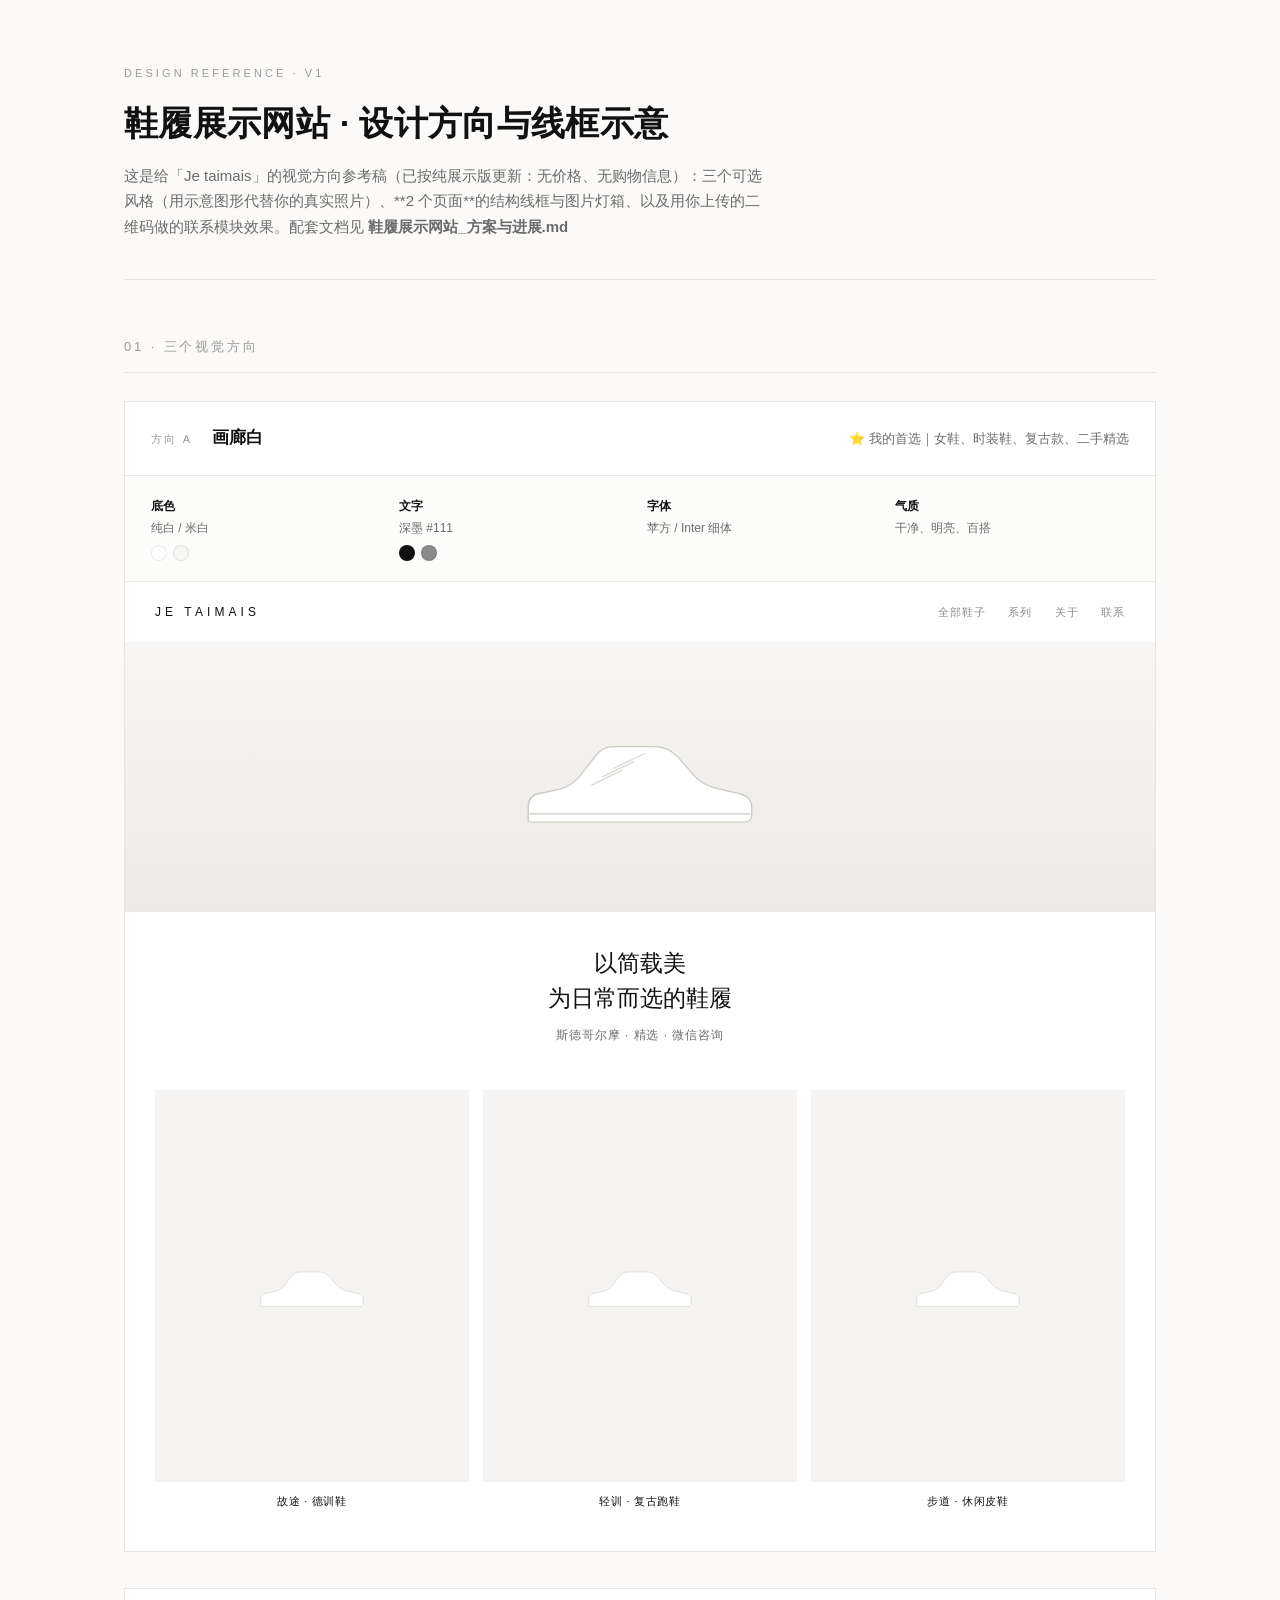
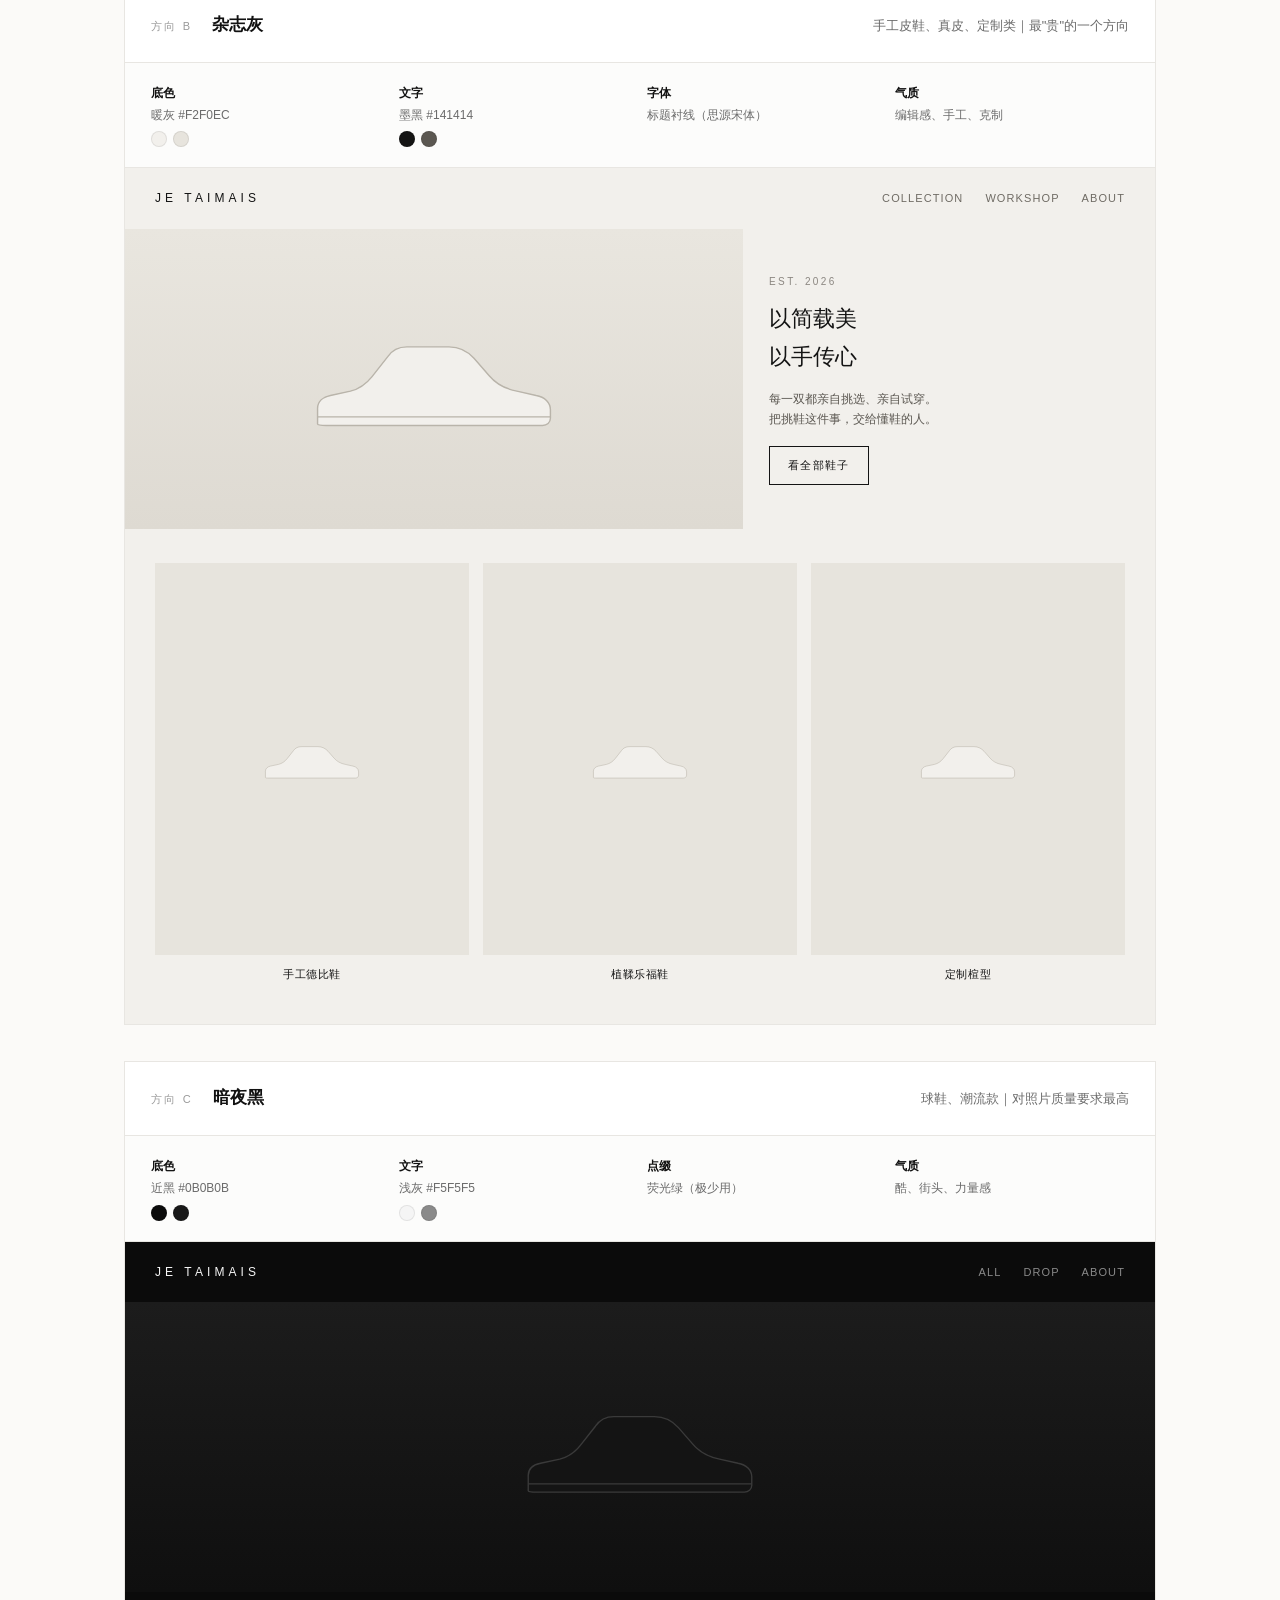
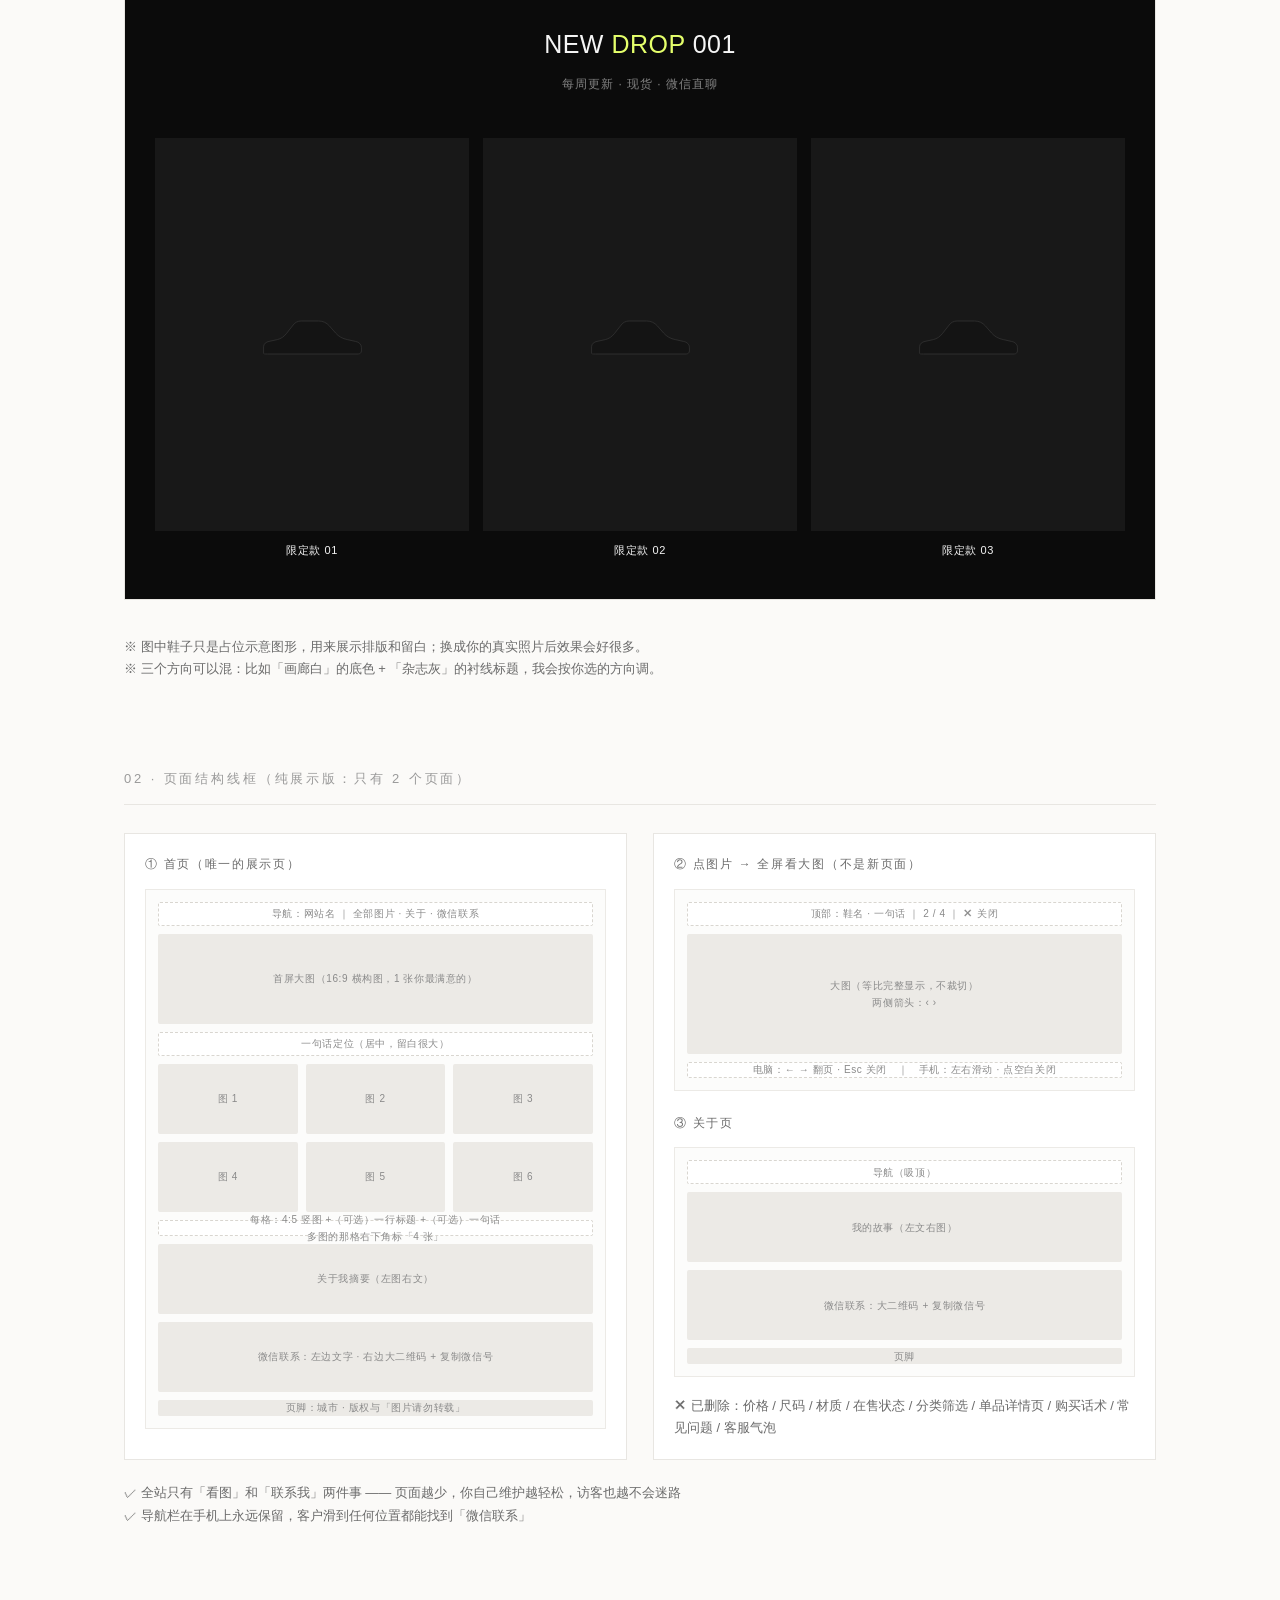
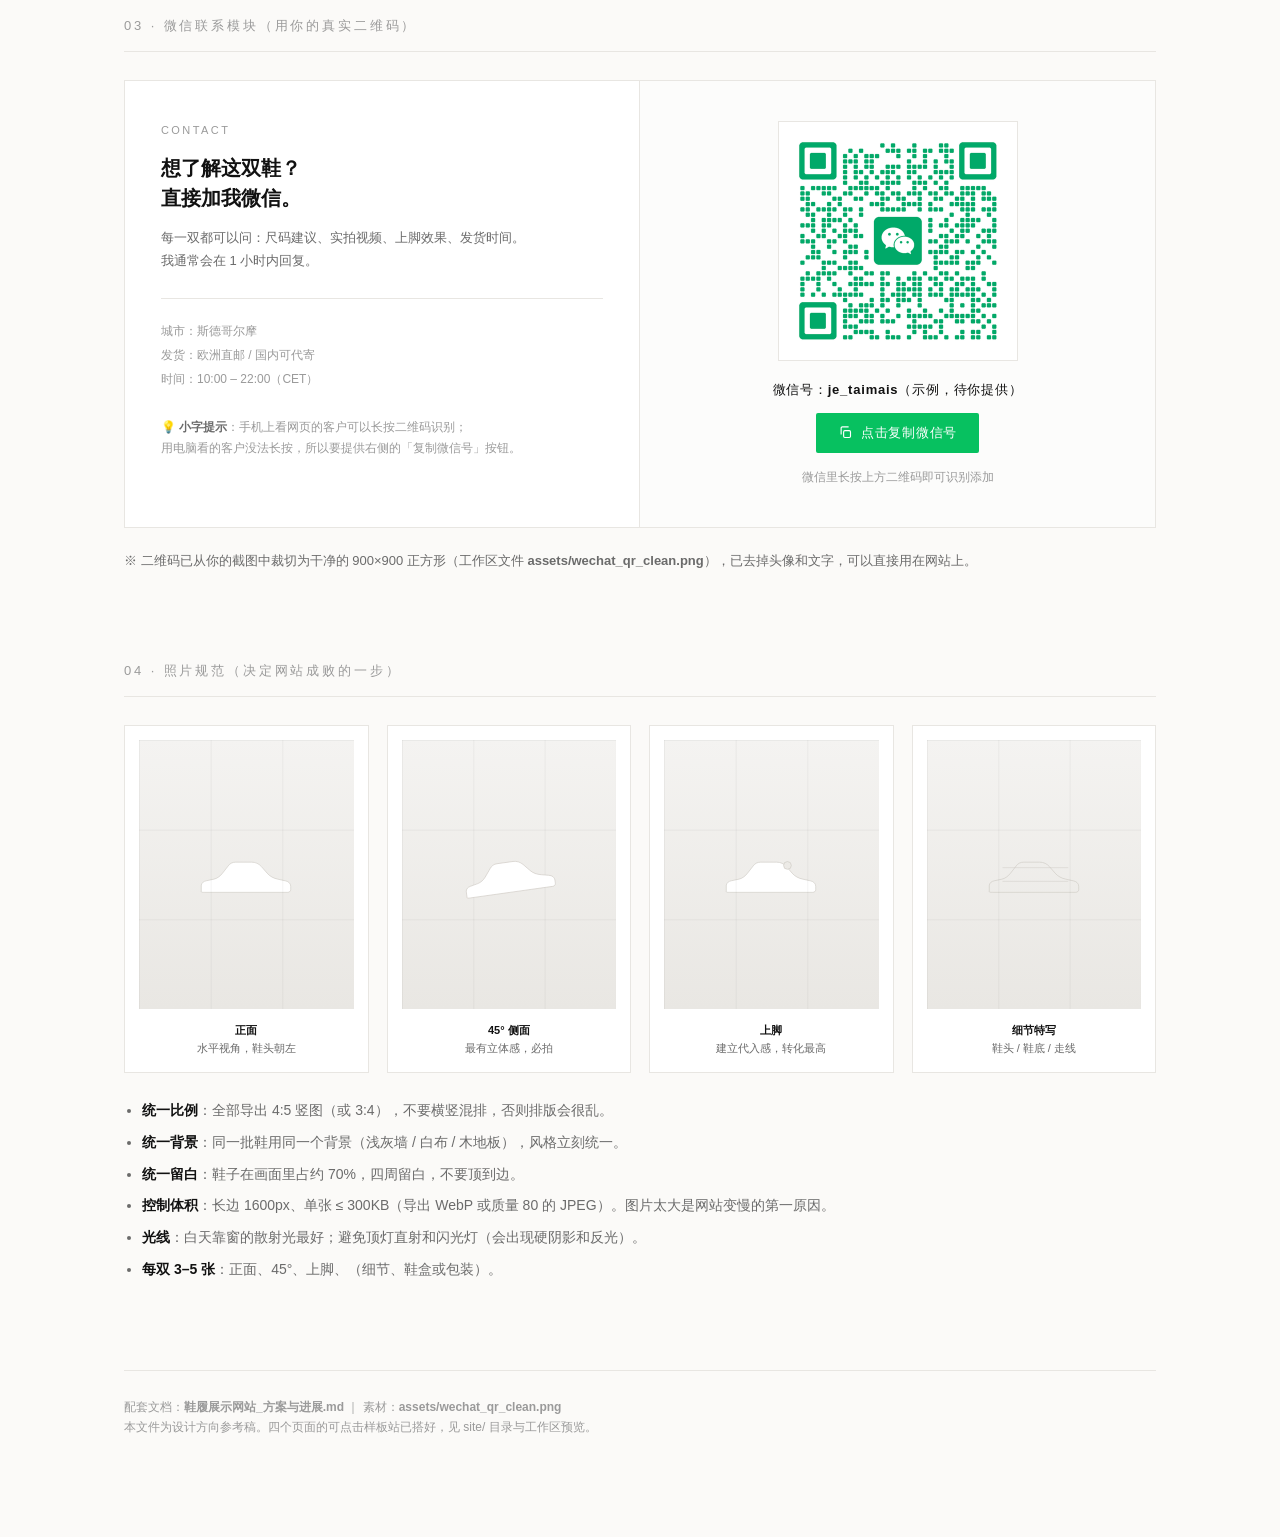
<file: 设计方向示意.html>
<!DOCTYPE html>
<html lang="zh-CN">
<head>
<meta charset="utf-8">
<meta name="viewport" content="width=device-width, initial-scale=1">
<title>鞋履展示网站 · 设计方向与线框示意</title>
<style>
  :root{
    --ink:#111111; --ink2:#6b6b6b; --ink3:#9a9a9a;
    --hair:#e8e6e2; --paper:#fbfaf8; --wx:#07C160;
  }
  *{box-sizing:border-box;}
  body{
    margin:0; background:var(--paper); color:var(--ink);
    font-family:"PingFang SC","Hiragino Sans GB","Microsoft YaHei","Helvetica Neue",Helvetica,Arial,sans-serif;
    -webkit-font-smoothing:antialiased; line-height:1.7;
  }
  .wrap{max-width:1080px;margin:0 auto;padding:0 24px 100px;}
  header.top{padding:64px 0 40px;border-bottom:1px solid var(--hair);margin-bottom:56px;}
  .kicker{font-size:11px;letter-spacing:.28em;color:var(--ink3);text-transform:uppercase;margin:0 0 18px;}
  h1{font-size:34px;line-height:1.35;font-weight:600;letter-spacing:.01em;margin:0 0 16px;}
  .lede{font-size:15px;color:var(--ink2);max-width:640px;margin:0;}
  h2{font-size:13px;letter-spacing:.22em;color:var(--ink3);font-weight:500;text-transform:uppercase;
     margin:0 0 28px;padding-bottom:14px;border-bottom:1px solid var(--hair);}
  section{margin:0 0 88px;}
  .note{font-size:13px;color:var(--ink2);margin:22px 0 0;}

  /* ---------- 风格方向卡片 ---------- */
  .dir{border:1px solid var(--hair);background:#fff;margin-bottom:36px;overflow:hidden;}
  .dir-head{display:flex;flex-wrap:wrap;gap:8px 20px;align-items:baseline;
    padding:22px 26px;border-bottom:1px solid var(--hair);background:#fff;}
  .dir-tag{font-size:11px;letter-spacing:.2em;color:var(--ink3);}
  .dir-name{font-size:17px;font-weight:600;}
  .dir-for{font-size:13px;color:var(--ink2);margin-left:auto;}
  .spec{display:grid;grid-template-columns:repeat(4,1fr);gap:14px;padding:20px 26px;
        font-size:12px;color:var(--ink2);border-bottom:1px solid var(--hair);background:#fcfcfb;}
  .spec b{display:block;font-weight:600;color:var(--ink);font-size:12px;margin-bottom:2px;letter-spacing:.04em;}
  .swatches{display:flex;gap:6px;margin-top:6px;}
  .sw{width:16px;height:16px;border-radius:50%;border:1px solid rgba(0,0,0,.08);}

  /* 迷你网站模拟 */
  .mock{position:relative;}
  .mk-nav{display:flex;align-items:center;justify-content:space-between;padding:20px 30px;}
  .mk-logo{font-size:12px;letter-spacing:.34em;}
  .mk-menu{display:flex;gap:22px;font-size:11px;letter-spacing:.1em;}
  .mk-hero-img{height:270px;display:flex;align-items:center;justify-content:center;position:relative;overflow:hidden;}
  .mk-hero-txt{text-align:center;padding:34px 30px 10px;}
  .mk-h1{font-size:23px;line-height:1.5;margin:0 0 10px;}
  .mk-sub{font-size:12px;opacity:.6;margin:0;letter-spacing:.08em;}
  .mk-grid{display:grid;grid-template-columns:repeat(3,1fr);gap:14px;padding:34px 30px 40px;}
  .mk-card{text-align:center;}
  .mk-thumb{aspect-ratio:4/5;display:flex;align-items:center;justify-content:center;margin-bottom:10px;}
  .mk-cap{font-size:11px;letter-spacing:.06em;}
  .mk-price{font-size:10px;opacity:.55;margin-top:2px;}

  /* 各方向的皮肤 */
  .A{background:#ffffff;color:#111;}
  .A .mk-thumb{background:#f4f3f1;}
  .A .mk-hero-img{background:linear-gradient(180deg,#f7f6f4,#eceae6);}
  .A .mk-menu{color:#8d8d8d;}
  .A .mk-cat{font-size:10px;letter-spacing:.18em;color:#a5a5a5;}

  .B{background:#F2F0EC;color:#141414;}
  .B .mk-thumb{background:#e7e4dd;}
  .B .mk-hero-img{background:linear-gradient(180deg,#e9e6df,#dedad2);}
  .B .mk-menu{color:#6f6b64;}
  .B .mk-h1{font-family:Georgia,"Songti SC","Noto Serif SC",serif;font-size:26px;letter-spacing:.02em;}
  .B .split{display:grid;grid-template-columns:1.5fr 1fr;gap:0;align-items:stretch;}
  .B .split .txt{padding:30px 26px;display:flex;flex-direction:column;justify-content:center;background:#F2F0EC;}
  .B .split .txt p{font-size:12px;color:#5b5751;margin:0 0 16px;}
  .B .btn{display:inline-block;border:1px solid #141414;padding:9px 18px;font-size:11px;letter-spacing:.12em;align-self:flex-start;}

  .C{background:#0B0B0B;color:#F5F5F5;}
  .C .mk-thumb{background:#181818;}
  .C .mk-hero-img{background:linear-gradient(180deg,#1c1c1c,#0f0f0f);}
  .C .mk-menu{color:#8a8a8a;}
  .C .mk-sub{opacity:.5;}
  .C .mk-h1{font-size:25px;font-weight:300;letter-spacing:.02em;}
  .C .accent{color:#E5FF6B;}

  /* ---------- 线框 ---------- */
  .frames{display:grid;grid-template-columns:repeat(2,1fr);gap:26px;}
  .frame{border:1px solid var(--hair);background:#fff;padding:20px;}
  .frame-title{font-size:12px;letter-spacing:.14em;color:var(--ink2);margin:0 0 14px;}
  .wf{border:1px solid #eceae6;background:#fcfcfb;padding:12px;display:flex;flex-direction:column;gap:8px;}
  .blk{background:#eceae6;border-radius:2px;display:flex;align-items:center;justify-content:center;
       font-size:10px;color:#8a8a8a;letter-spacing:.06em;text-align:center;padding:6px;}
  .blk.dash{background:#fff;border:1px dashed #d9d6d0;}
  .row{display:flex;gap:8px;}
  .row>*{flex:1;}
  .h24{height:24px;} .h16{height:16px;} .h10{height:10px;}
  .h90{height:90px;} .h70{height:70px;} .h120{height:120px;}

  /* ---------- 联系模块 ---------- */
  .contact-demo{display:grid;grid-template-columns:1fr 1fr;gap:0;border:1px solid var(--hair);background:#fff;}
  .contact-left{padding:40px 36px;border-right:1px solid var(--hair);}
  .contact-right{padding:40px 36px;display:flex;flex-direction:column;align-items:center;justify-content:center;background:#fcfcfb;}
  .qr-box{background:#fff;border:1px solid var(--hair);padding:14px;}
  .qr-box img{display:block;width:210px;height:210px;}
  .wx-id{font-size:13px;letter-spacing:.06em;margin:18px 0 12px;color:#111;}
  .copy-btn{display:inline-flex;align-items:center;gap:8px;background:var(--wx);color:#fff;border:none;
    padding:11px 22px;font-size:13px;letter-spacing:.06em;border-radius:2px;font-family:inherit;}
  .mini{font-size:12px;color:var(--ink3);margin:14px 0 0;text-align:center;}

  /* ---------- 图片规范 ---------- */
  .spec-grid{display:grid;grid-template-columns:repeat(4,1fr);gap:18px;}
  .shot{background:#fff;border:1px solid var(--hair);padding:14px;}
  .shot .ph{aspect-ratio:4/5;background:linear-gradient(180deg,#f4f3f1,#e9e7e3);display:flex;
    align-items:center;justify-content:center;position:relative;margin-bottom:12px;}
  .shot .ph::before{content:"";position:absolute;inset:0;
    background-image:linear-gradient(to right,rgba(0,0,0,.045) 1px,transparent 1px),
                     linear-gradient(to bottom,rgba(0,0,0,.045) 1px,transparent 1px);
    background-size:33.33% 33.33%;}
  .shot .lb{font-size:11px;color:var(--ink2);text-align:center;}
  .shot .lb b{color:#111;font-weight:600;}

  ul.tight{margin:0;padding-left:18px;font-size:14px;color:var(--ink2);}
  ul.tight li{margin-bottom:8px;}
  ul.tight b{color:#111;font-weight:600;}

  footer{border-top:1px solid var(--hair);padding-top:26px;font-size:12px;color:var(--ink3);}

  @media (max-width:760px){
    h1{font-size:26px;}
    .spec{grid-template-columns:repeat(2,1fr);}
    .frames,.contact-demo,.spec-grid{grid-template-columns:1fr;}
    .B .split{grid-template-columns:1fr;}
    .contact-left{border-right:none;border-bottom:1px solid var(--hair);}
    .mk-grid{grid-template-columns:repeat(2,1fr);}
  }
</style>
</head>
<body>
<div class="wrap">

<header class="top">
  <p class="kicker">Design Reference · v1</p>
  <h1>鞋履展示网站 · 设计方向与线框示意</h1>
  <p class="lede">这是给「Je taimais」的视觉方向参考稿（已按纯展示版更新：无价格、无购物信息）：三个可选风格（用示意图形代替你的真实照片）、**2 个页面**的结构线框与图片灯箱、以及用你上传的二维码做的联系模块效果。配套文档见 <b>鞋履展示网站_方案与进展.md</b></p>
</header>

<!-- ============ 1. 三个方向 ============ -->
<section>
  <h2>01 · 三个视觉方向</h2>

  <!-- 方向 A -->
  <div class="dir">
    <div class="dir-head">
      <span class="dir-tag">方向 A</span>
      <span class="dir-name">画廊白</span>
      <span class="dir-for">⭐ 我的首选｜女鞋、时装鞋、复古款、二手精选</span>
    </div>
    <div class="spec">
      <div><b>底色</b>纯白 / 米白<div class="swatches"><span class="sw" style="background:#fff"></span><span class="sw" style="background:#F7F6F4"></span></div></div>
      <div><b>文字</b>深墨 #111<div class="swatches"><span class="sw" style="background:#111"></span><span class="sw" style="background:#8A8A8A"></span></div></div>
      <div><b>字体</b>苹方 / Inter 细体</div>
      <div><b>气质</b>干净、明亮、百搭</div>
    </div>
    <div class="mock A">
      <div class="mk-nav">
        <span class="mk-logo">JE TAIMAIS</span>
        <span class="mk-menu"><span>全部鞋子</span><span>系列</span><span>关于</span><span>联系</span></span>
      </div>
      <div class="mk-hero-img">
        <svg viewBox="0 0 350 170" width="240" height="117" aria-hidden="true">
          <path d="M12 148 L12 126 C12 116 20 110 30 108 L58 102 C70 99 80 92 88 82 L110 54 C116 45 126 40 137 40 L196 40 C210 40 222 46 231 56 L252 80 C262 92 276 99 291 102 L318 108 C330 110 338 118 338 128 L338 140 C338 146 333 150 327 150 L24 150 C17 150 12 150 12 148 Z" fill="#ffffff" stroke="#cfccc6" stroke-width="2"/>
          <path d="M12 138 L338 138" stroke="#cfccc6" stroke-width="2"/>
          <path d="M104 96 L150 74 M120 84 L166 62 M136 72 L182 50" stroke="#dcd9d3" stroke-width="2"/>
        </svg>
      </div>
      <div class="mk-hero-txt">
        <p class="mk-h1">以简载美<br>为日常而选的鞋履</p>
        <p class="mk-sub">斯德哥尔摩 · 精选 · 微信咨询</p>
      </div>
      <div class="mk-grid">
        <div class="mk-card"><div class="mk-thumb"><svg viewBox="0 0 350 170" width="110" height="54"><path d="M12 148 L12 126 C12 116 20 110 30 108 L58 102 C70 99 80 92 88 82 L110 54 C116 45 126 40 137 40 L196 40 C210 40 222 46 231 56 L252 80 C262 92 276 99 291 102 L318 108 C330 110 338 118 338 128 L338 140 C338 146 333 150 327 150 L24 150 C17 150 12 150 12 148 Z" fill="#fff" stroke="#d3d0ca" stroke-width="2"/></svg></div><div class="mk-cap">故途 · 德训鞋</div></div>
        <div class="mk-card"><div class="mk-thumb"><svg viewBox="0 0 350 170" width="110" height="54"><path d="M12 148 L12 126 C12 116 20 110 30 108 L58 102 C70 99 80 92 88 82 L110 54 C116 45 126 40 137 40 L196 40 C210 40 222 46 231 56 L252 80 C262 92 276 99 291 102 L318 108 C330 110 338 118 338 128 L338 140 C338 146 333 150 327 150 L24 150 C17 150 12 150 12 148 Z" fill="#fff" stroke="#d3d0ca" stroke-width="2"/></svg></div><div class="mk-cap">轻训 · 复古跑鞋</div></div>
        <div class="mk-card"><div class="mk-thumb"><svg viewBox="0 0 350 170" width="110" height="54"><path d="M12 148 L12 126 C12 116 20 110 30 108 L58 102 C70 99 80 92 88 82 L110 54 C116 45 126 40 137 40 L196 40 C210 40 222 46 231 56 L252 80 C262 92 276 99 291 102 L318 108 C330 110 338 118 338 128 L338 140 C338 146 333 150 327 150 L24 150 C17 150 12 150 12 148 Z" fill="#fff" stroke="#d3d0ca" stroke-width="2"/></svg></div><div class="mk-cap">步道 · 休闲皮鞋</div></div>
      </div>
    </div>
  </div>

  <!-- 方向 B -->
  <div class="dir">
    <div class="dir-head">
      <span class="dir-tag">方向 B</span>
      <span class="dir-name">杂志灰</span>
      <span class="dir-for">手工皮鞋、真皮、定制类｜最"贵"的一个方向</span>
    </div>
    <div class="spec">
      <div><b>底色</b>暖灰 #F2F0EC<div class="swatches"><span class="sw" style="background:#F2F0EC"></span><span class="sw" style="background:#E7E4DD"></span></div></div>
      <div><b>文字</b>墨黑 #141414<div class="swatches"><span class="sw" style="background:#141414"></span><span class="sw" style="background:#5B5751"></span></div></div>
      <div><b>字体</b>标题衬线（思源宋体）</div>
      <div><b>气质</b>编辑感、手工、克制</div>
    </div>
    <div class="mock B">
      <div class="mk-nav">
        <span class="mk-logo">JE TAIMAIS</span>
        <span class="mk-menu"><span>COLLECTION</span><span>WORKSHOP</span><span>ABOUT</span></span>
      </div>
      <div class="split">
        <div class="mk-hero-img" style="height:300px">
          <svg viewBox="0 0 350 170" width="250" height="122" aria-hidden="true">
            <path d="M12 148 L12 126 C12 116 20 110 30 108 L58 102 C70 99 80 92 88 82 L110 54 C116 45 126 40 137 40 L196 40 C210 40 222 46 231 56 L252 80 C262 92 276 99 291 102 L318 108 C330 110 338 118 338 128 L338 140 C338 146 333 150 327 150 L24 150 C17 150 12 150 12 148 Z" fill="#F2F0EC" stroke="#b9b4aa" stroke-width="2"/>
            <path d="M12 138 L338 138" stroke="#b9b4aa" stroke-width="2"/>
          </svg>
        </div>
        <div class="txt">
          <p style="font-size:10px;letter-spacing:.24em;color:#8b8680;margin-bottom:10px">EST. 2026</p>
          <h3 style="font-family:Georgia,'Songti SC',serif;font-size:22px;margin:0 0 14px;font-weight:400">以简载美<br>以手传心</h3>
          <p>每一双都亲自挑选、亲自试穿。<br>把挑鞋这件事，交给懂鞋的人。</p>
          <span class="btn">看全部鞋子</span>
        </div>
      </div>
      <div class="mk-grid">
        <div class="mk-card"><div class="mk-thumb"><svg viewBox="0 0 350 170" width="100" height="49"><path d="M12 148 L12 126 C12 116 20 110 30 108 L58 102 C70 99 80 92 88 82 L110 54 C116 45 126 40 137 40 L196 40 C210 40 222 46 231 56 L252 80 C262 92 276 99 291 102 L318 108 C330 110 338 118 338 128 L338 140 C338 146 333 150 327 150 L24 150 C17 150 12 150 12 148 Z" fill="#F2F0EC" stroke="#bcb7ad" stroke-width="2"/></svg></div><div class="mk-cap">手工德比鞋</div></div>
        <div class="mk-card"><div class="mk-thumb"><svg viewBox="0 0 350 170" width="100" height="49"><path d="M12 148 L12 126 C12 116 20 110 30 108 L58 102 C70 99 80 92 88 82 L110 54 C116 45 126 40 137 40 L196 40 C210 40 222 46 231 56 L252 80 C262 92 276 99 291 102 L318 108 C330 110 338 118 338 128 L338 140 C338 146 333 150 327 150 L24 150 C17 150 12 150 12 148 Z" fill="#F2F0EC" stroke="#bcb7ad" stroke-width="2"/></svg></div><div class="mk-cap">植鞣乐福鞋</div></div>
        <div class="mk-card"><div class="mk-thumb"><svg viewBox="0 0 350 170" width="100" height="49"><path d="M12 148 L12 126 C12 116 20 110 30 108 L58 102 C70 99 80 92 88 82 L110 54 C116 45 126 40 137 40 L196 40 C210 40 222 46 231 56 L252 80 C262 92 276 99 291 102 L318 108 C330 110 338 118 338 128 L338 140 C338 146 333 150 327 150 L24 150 C17 150 12 150 12 148 Z" fill="#F2F0EC" stroke="#bcb7ad" stroke-width="2"/></svg></div><div class="mk-cap">定制楦型</div></div>
      </div>
    </div>
  </div>

  <!-- 方向 C -->
  <div class="dir">
    <div class="dir-head">
      <span class="dir-tag">方向 C</span>
      <span class="dir-name">暗夜黑</span>
      <span class="dir-for">球鞋、潮流款｜对照片质量要求最高</span>
    </div>
    <div class="spec">
      <div><b>底色</b>近黑 #0B0B0B<div class="swatches"><span class="sw" style="background:#0B0B0B"></span><span class="sw" style="background:#181818"></span></div></div>
      <div><b>文字</b>浅灰 #F5F5F5<div class="swatches"><span class="sw" style="background:#F5F5F5"></span><span class="sw" style="background:#8A8A8A"></span></div></div>
      <div><b>点缀</b>荧光绿（极少用）</div>
      <div><b>气质</b>酷、街头、力量感</div>
    </div>
    <div class="mock C">
      <div class="mk-nav">
        <span class="mk-logo">JE TAIMAIS</span>
        <span class="mk-menu"><span>ALL</span><span>DROP</span><span>ABOUT</span></span>
      </div>
      <div class="mk-hero-img" style="height:290px">
        <svg viewBox="0 0 350 170" width="240" height="117" aria-hidden="true">
          <path d="M12 148 L12 126 C12 116 20 110 30 108 L58 102 C70 99 80 92 88 82 L110 54 C116 45 126 40 137 40 L196 40 C210 40 222 46 231 56 L252 80 C262 92 276 99 291 102 L318 108 C330 110 338 118 338 128 L338 140 C338 146 333 150 327 150 L24 150 C17 150 12 150 12 148 Z" fill="#141414" stroke="#3a3a3a" stroke-width="2"/>
          <path d="M12 138 L338 138" stroke="#3a3a3a" stroke-width="2"/>
        </svg>
      </div>
      <div class="mk-hero-txt">
        <p class="mk-h1">NEW <span class="accent">DROP</span> 001</p>
        <p class="mk-sub">每周更新 · 现货 · 微信直聊</p>
      </div>
      <div class="mk-grid">
        <div class="mk-card"><div class="mk-thumb"><svg viewBox="0 0 350 170" width="105" height="51"><path d="M12 148 L12 126 C12 116 20 110 30 108 L58 102 C70 99 80 92 88 82 L110 54 C116 45 126 40 137 40 L196 40 C210 40 222 46 231 56 L252 80 C262 92 276 99 291 102 L318 108 C330 110 338 118 338 128 L338 140 C338 146 333 150 327 150 L24 150 C17 150 12 150 12 148 Z" fill="#141414" stroke="#3d3d3d" stroke-width="2"/></svg></div><div class="mk-cap">限定款 01</div></div>
        <div class="mk-card"><div class="mk-thumb"><svg viewBox="0 0 350 170" width="105" height="51"><path d="M12 148 L12 126 C12 116 20 110 30 108 L58 102 C70 99 80 92 88 82 L110 54 C116 45 126 40 137 40 L196 40 C210 40 222 46 231 56 L252 80 C262 92 276 99 291 102 L318 108 C330 110 338 118 338 128 L338 140 C338 146 333 150 327 150 L24 150 C17 150 12 150 12 148 Z" fill="#141414" stroke="#3d3d3d" stroke-width="2"/></svg></div><div class="mk-cap">限定款 02</div></div>
        <div class="mk-card"><div class="mk-thumb"><svg viewBox="0 0 350 170" width="105" height="51"><path d="M12 148 L12 126 C12 116 20 110 30 108 L58 102 C70 99 80 92 88 82 L110 54 C116 45 126 40 137 40 L196 40 C210 40 222 46 231 56 L252 80 C262 92 276 99 291 102 L318 108 C330 110 338 118 338 128 L338 140 C338 146 333 150 327 150 L24 150 C17 150 12 150 12 148 Z" fill="#141414" stroke="#3d3d3d" stroke-width="2"/></svg></div><div class="mk-cap">限定款 03</div></div>
      </div>
    </div>
  </div>

  <p class="note">※ 图中鞋子只是占位示意图形，用来展示排版和留白；换成你的真实照片后效果会好很多。<br>
  ※ 三个方向可以混：比如「画廊白」的底色 + 「杂志灰」的衬线标题，我会按你选的方向调。</p>
</section>

<!-- ============ 2. 页面线框 ============ -->
<section>
  <h2>02 · 页面结构线框（纯展示版：只有 2 个页面）</h2>
  <div class="frames">

    <div class="frame">
      <p class="frame-title">① 首页（唯一的展示页）</p>
      <div class="wf">
        <div class="blk dash h24">导航：网站名 ｜ 全部图片 · 关于 · 微信联系</div>
        <div class="blk h90">首屏大图（16:9 横构图，1 张你最满意的）</div>
        <div class="blk dash h24">一句话定位（居中，留白很大）</div>
        <div class="row"><div class="blk h70">图 1</div><div class="blk h70">图 2</div><div class="blk h70">图 3</div></div>
        <div class="row"><div class="blk h70">图 4</div><div class="blk h70">图 5</div><div class="blk h70">图 6</div></div>
        <div class="blk dash h16">每格：4:5 竖图 +（可选）一行标题 +（可选）一句话<br>多图的那格右下角标「4 张」</div>
        <div class="blk h70">关于我摘要（左图右文）</div>
        <div class="blk h70">微信联系：左边文字 · 右边大二维码 + 复制微信号</div>
        <div class="blk h16">页脚：城市 · 版权与「图片请勿转载」</div>
      </div>
    </div>

    <div class="frame">
      <p class="frame-title">② 点图片 → 全屏看大图（不是新页面）</p>
      <div class="wf">
        <div class="blk dash h24">顶部：鞋名 · 一句话 ｜ 2 / 4 ｜ ✕ 关闭</div>
        <div class="blk h120">大图（等比完整显示，不裁切）<br>两侧箭头：‹ ›</div>
        <div class="blk dash h16">电脑：← → 翻页 · Esc 关闭　｜　手机：左右滑动 · 点空白关闭</div>
      </div>
      <p class="frame-title" style="margin-top:22px">③ 关于页</p>
      <div class="wf">
        <div class="blk dash h24">导航（吸顶）</div>
        <div class="blk h70">我的故事（左文右图）</div>
        <div class="blk h70">微信联系：大二维码 + 复制微信号</div>
        <div class="blk h16">页脚</div>
      </div>
      <p class="note" style="margin-top:18px">
        ✕ 已删除：价格 / 尺码 / 材质 / 在售状态 / 分类筛选 / 单品详情页 / 购买话术 / 常见问题 / 客服气泡
      </p>
    </div>

  </div>
  <p class="note">
    ✓ 全站只有「看图」和「联系我」两件事 —— 页面越少，你自己维护越轻松，访客也越不会迷路<br>
    ✓ 导航栏在手机上永远保留，客户滑到任何位置都能找到「微信联系」
  </p>
</section>

<!-- ============ 3. 联系模块 ============ -->
<section>
  <h2>03 · 微信联系模块（用你的真实二维码）</h2>
  <div class="contact-demo">
    <div class="contact-left">
      <p style="font-size:11px;letter-spacing:.22em;color:#9a9a9a;margin:0 0 14px">CONTACT</p>
      <h3 style="font-size:20px;font-weight:600;margin:0 0 14px;line-height:1.5">想了解这双鞋？<br>直接加我微信。</h3>
      <p style="font-size:13px;color:#6b6b6b;margin:0 0 26px">
        每一双都可以问：尺码建议、实拍视频、上脚效果、发货时间。<br>
        我通常会在 1 小时内回复。
      </p>
      <div style="border-top:1px solid #e8e6e2;padding-top:20px;font-size:12px;color:#9a9a9a;line-height:2">
        城市：斯德哥尔摩<br>
        发货：欧洲直邮 / 国内可代寄<br>
        时间：10:00 – 22:00（CET）
      </div>
      <p style="font-size:12px;color:#9a9a9a;margin-top:26px;line-height:1.8">
        💡 <b style="color:#6b6b6b">小字提示</b>：手机上看网页的客户可以长按二维码识别；<br>用电脑看的客户没法长按，所以要提供右侧的「复制微信号」按钮。
      </p>
    </div>
    <div class="contact-right">
      <div class="qr-box"><img src="[data-uri]" alt="微信二维码"></div>
      <p class="wx-id">微信号：<b>je_taimais</b>（示例，待你提供）</p>
      <button class="copy-btn" type="button">
        <svg width="15" height="15" viewBox="0 0 24 24" fill="none" stroke="currentColor" stroke-width="1.8"><rect x="9" y="9" width="11" height="11" rx="2"/><path d="M5 15V5a2 2 0 0 1 2-2h10"/></svg>
        点击复制微信号
      </button>
      <p class="mini">微信里长按上方二维码即可识别添加</p>
    </div>
  </div>
  <p class="note">※ 二维码已从你的截图中裁切为干净的 900×900 正方形（工作区文件 <b>assets/wechat_qr_clean.png</b>），已去掉头像和文字，可以直接用在网站上。</p>
</section>

<!-- ============ 4. 拍照规范 ============ -->
<section>
  <h2>04 · 照片规范（决定网站成败的一步）</h2>
  <div class="spec-grid">
    <div class="shot"><div class="ph"><svg viewBox="0 0 350 170" width="96" height="47"><path d="M12 148 L12 126 C12 116 20 110 30 108 L58 102 C70 99 80 92 88 82 L110 54 C116 45 126 40 137 40 L196 40 C210 40 222 46 231 56 L252 80 C262 92 276 99 291 102 L318 108 C330 110 338 118 338 128 L338 140 C338 146 333 150 327 150 L24 150 C17 150 12 150 12 148 Z" fill="#fff" stroke="#c9c5be" stroke-width="2"/></svg></div><div class="lb"><b>正面</b><br>水平视角，鞋头朝左</div></div>
    <div class="shot"><div class="ph"><svg viewBox="0 0 350 170" width="96" height="47" style="transform:rotate(-8deg)"><path d="M12 148 L12 126 C12 116 20 110 30 108 L58 102 C70 99 80 92 88 82 L110 54 C116 45 126 40 137 40 L196 40 C210 40 222 46 231 56 L252 80 C262 92 276 99 291 102 L318 108 C330 110 338 118 338 128 L338 140 C338 146 333 150 327 150 L24 150 C17 150 12 150 12 148 Z" fill="#fff" stroke="#c9c5be" stroke-width="2"/></svg></div><div class="lb"><b>45° 侧面</b><br>最有立体感，必拍</div></div>
    <div class="shot"><div class="ph"><svg viewBox="0 0 350 170" width="96" height="47"><path d="M12 148 L12 126 C12 116 20 110 30 108 L58 102 C70 99 80 92 88 82 L110 54 C116 45 126 40 137 40 L196 40 C210 40 222 46 231 56 L252 80 C262 92 276 99 291 102 L318 108 C330 110 338 118 338 128 L338 140 C338 146 333 150 327 150 L24 150 C17 150 12 150 12 148 Z" fill="#fff" stroke="#c9c5be" stroke-width="2"/><circle cx="235" cy="52" r="14" fill="#eceae6" stroke="#c9c5be" stroke-width="2"/></svg></div><div class="lb"><b>上脚</b><br>建立代入感，转化最高</div></div>
    <div class="shot"><div class="ph"><svg viewBox="0 0 350 170" width="96" height="47"><path d="M12 148 L12 126 C12 116 20 110 30 108 L58 102 C70 99 80 92 88 82 L110 54 C116 45 126 40 137 40 L196 40 C210 40 222 46 231 56 L252 80 C262 92 276 99 291 102 L318 108 C330 110 338 118 338 128 L338 140 C338 146 333 150 327 150 L24 150 C17 150 12 150 12 148 Z" fill="none" stroke="#c9c5be" stroke-width="2"/><path d="M60 60 L300 60 M60 110 L300 110" stroke="#c9c5be" stroke-width="1.5"/></svg></div><div class="lb"><b>细节特写</b><br>鞋头 / 鞋底 / 走线</div></div>
  </div>
  <ul class="tight" style="margin-top:26px">
    <li><b>统一比例</b>：全部导出 4:5 竖图（或 3:4），不要横竖混排，否则排版会很乱。</li>
    <li><b>统一背景</b>：同一批鞋用同一个背景（浅灰墙 / 白布 / 木地板），风格立刻统一。</li>
    <li><b>统一留白</b>：鞋子在画面里占约 70%，四周留白，不要顶到边。</li>
    <li><b>控制体积</b>：长边 1600px、单张 ≤ 300KB（导出 WebP 或质量 80 的 JPEG）。图片太大是网站变慢的第一原因。</li>
    <li><b>光线</b>：白天靠窗的散射光最好；避免顶灯直射和闪光灯（会出现硬阴影和反光）。</li>
    <li><b>每双 3–5 张</b>：正面、45°、上脚、（细节、鞋盒或包装）。</li>
  </ul>
</section>

<footer>
  配套文档：<b>鞋履展示网站_方案与进展.md</b> ｜ 素材：<b>assets/wechat_qr_clean.png</b><br>
  本文件为设计方向参考稿。四个页面的可点击样板站已搭好，见 site/ 目录与工作区预览。
</footer>

</div>

<script>
  document.querySelector('.copy-btn').addEventListener('click', function(){
    var txt = 'je_taimais';
    var btn = this;
    var done = function(msg){
      var old = btn.innerHTML;
      btn.innerHTML = msg;
      setTimeout(function(){ btn.innerHTML = old; }, 1800);
    };
    if (navigator.clipboard && navigator.clipboard.writeText) {
      navigator.clipboard.writeText(txt).then(function(){ done('已复制 ✓'); }, function(){ done('请手动记录：' + txt); });
    } else {
      done('微信号：' + txt);
    }
  });
</script>
</body>
</html>
</file>
